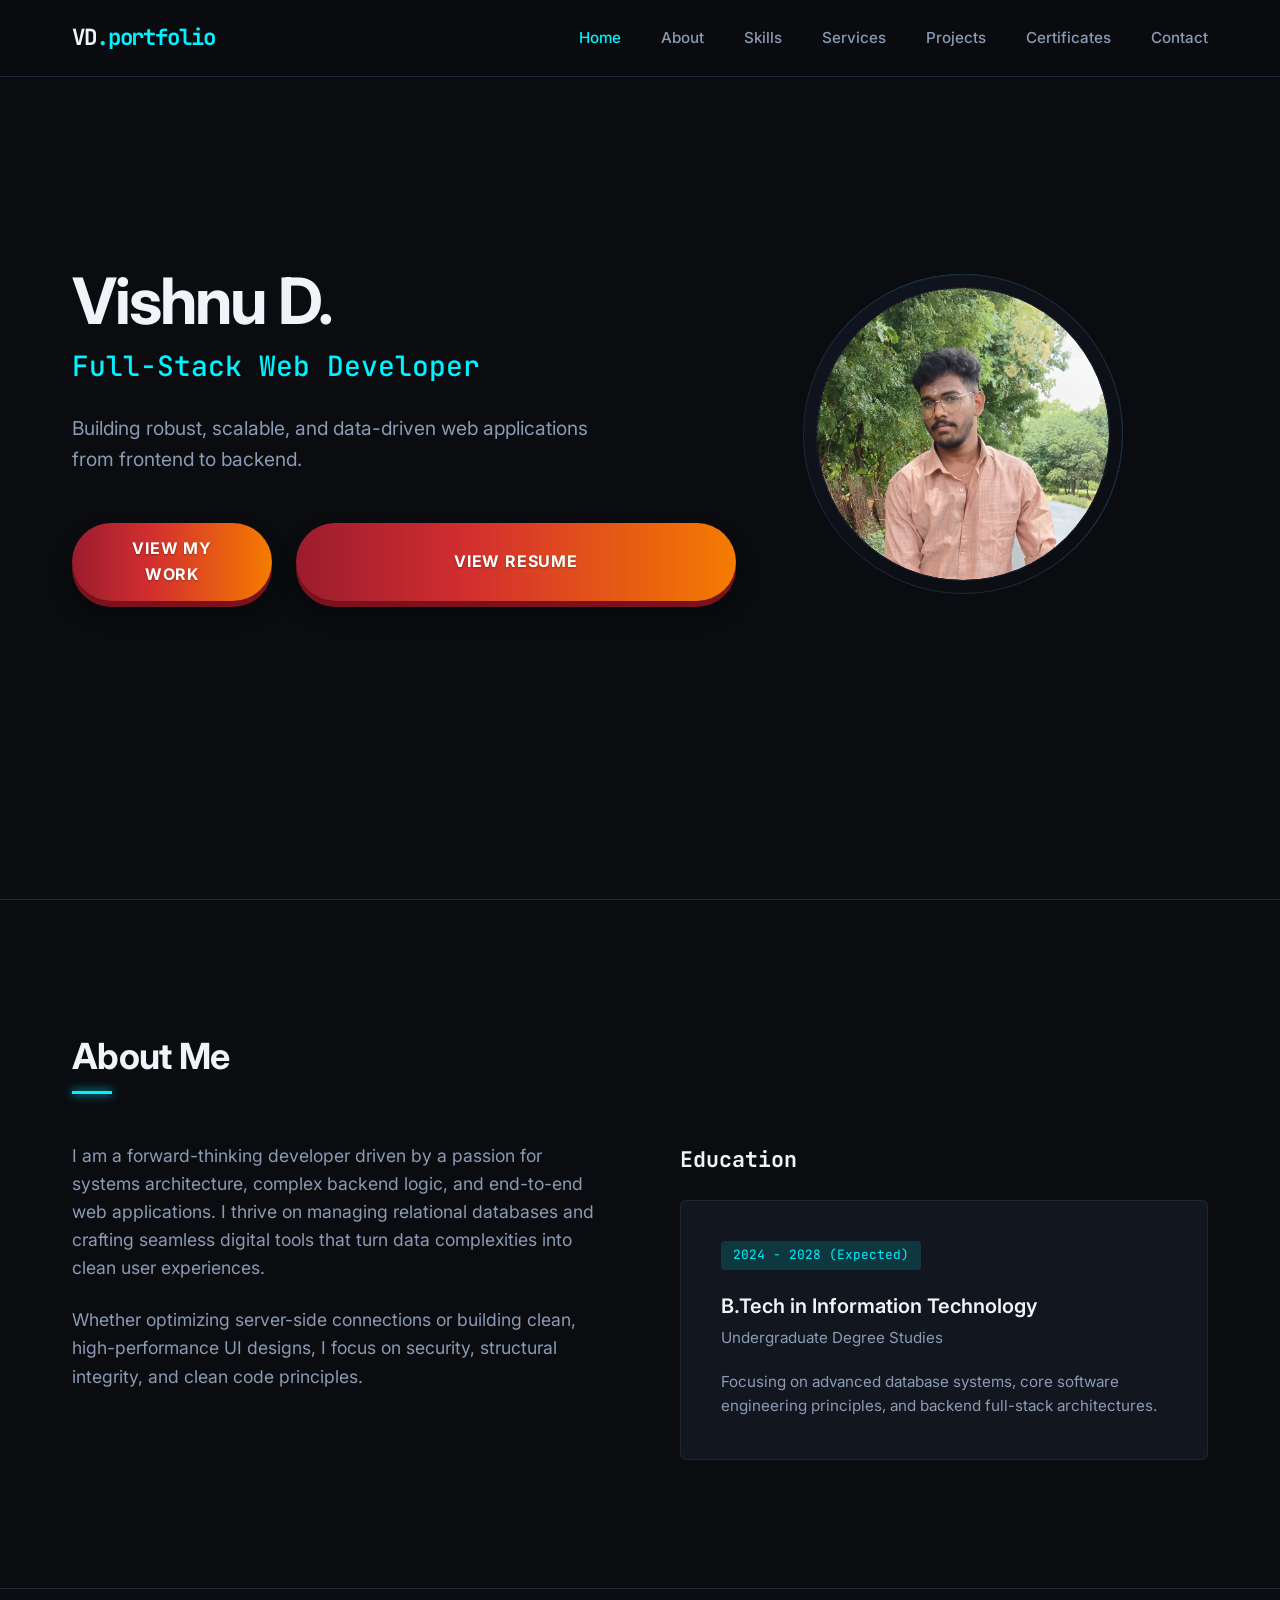
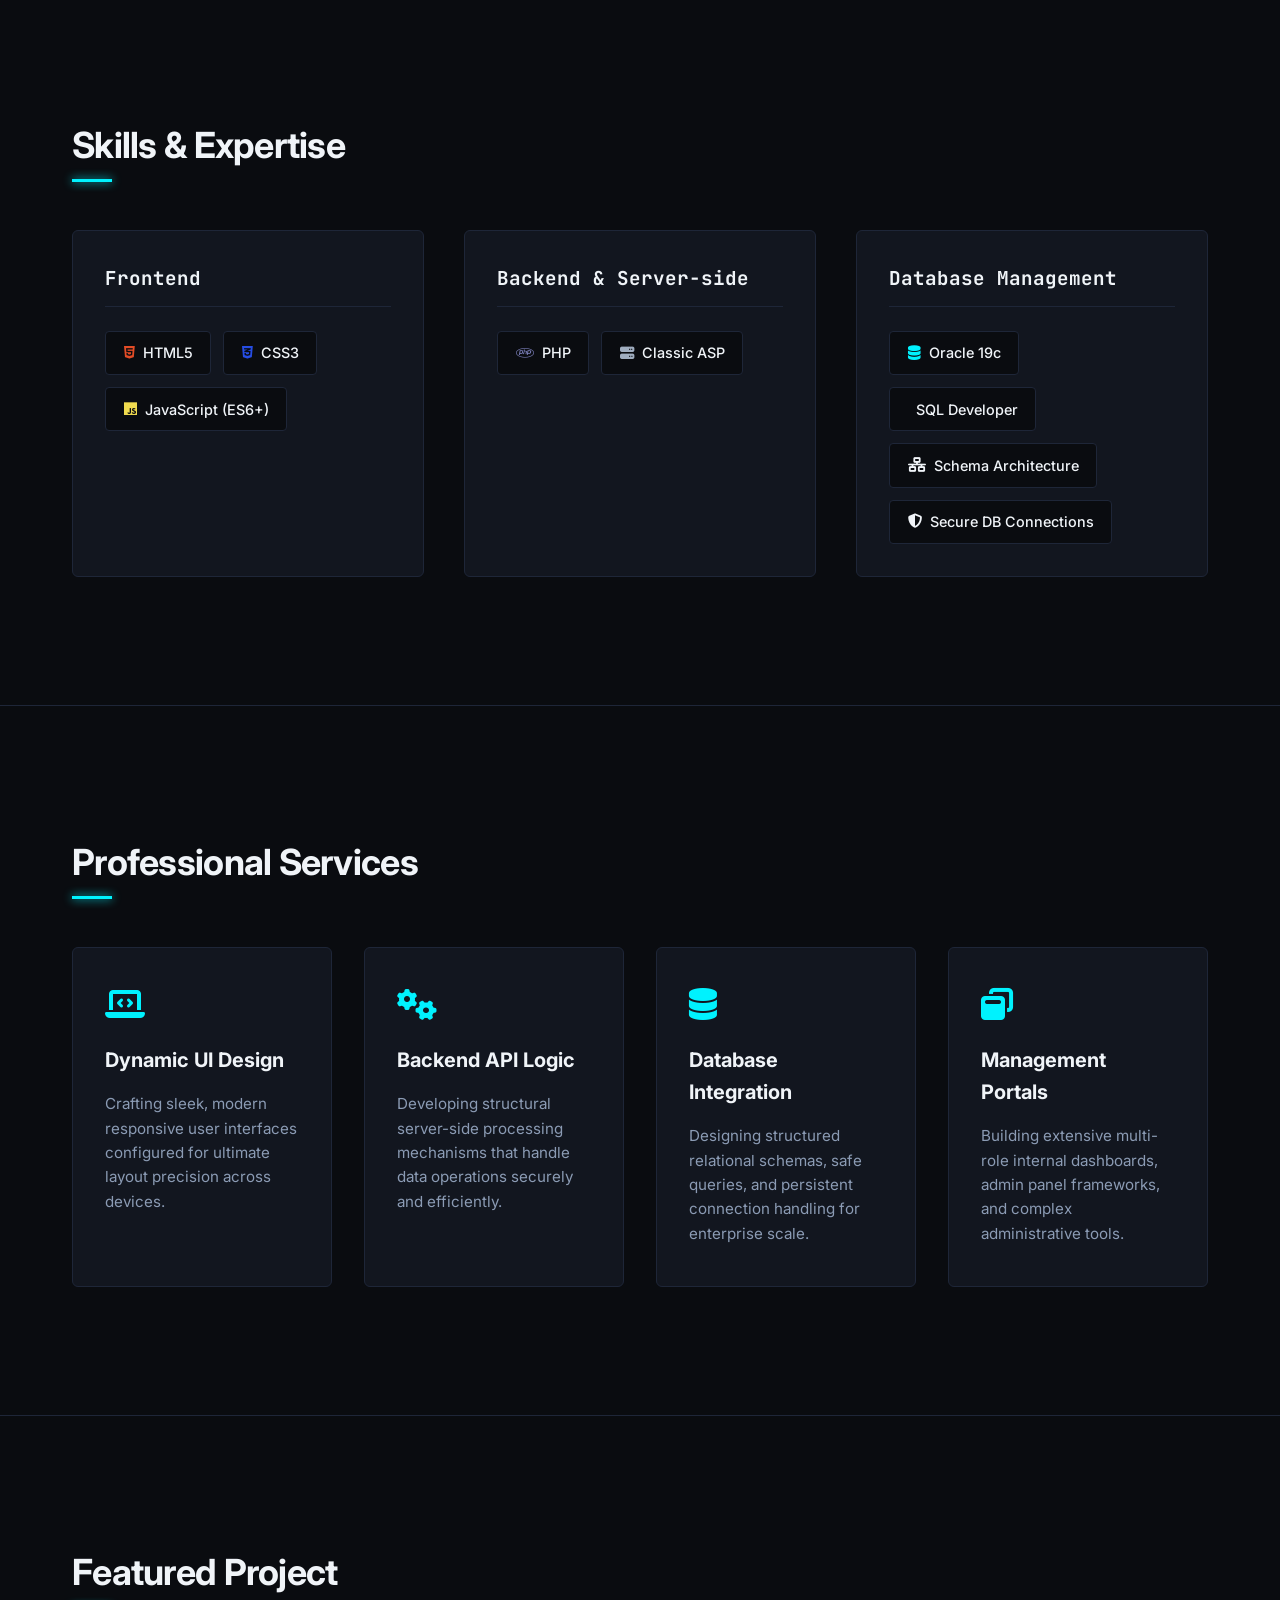
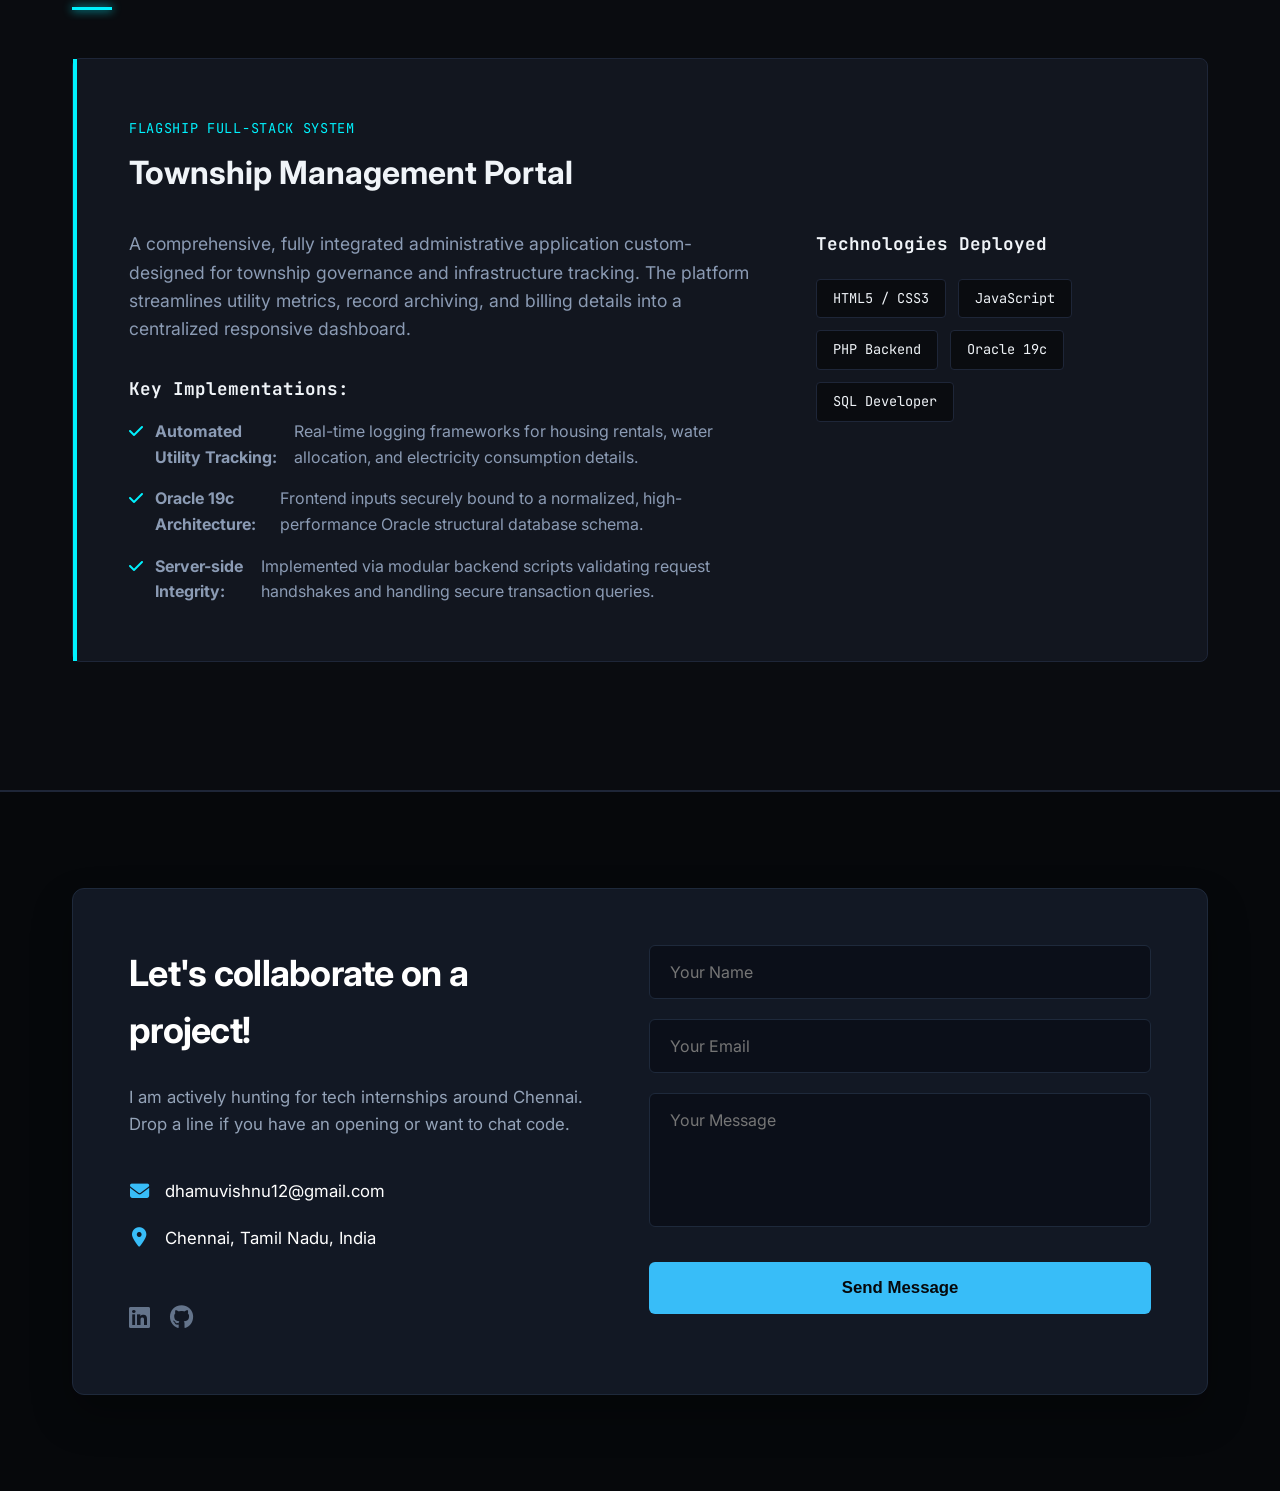
<file: index.html>
<!DOCTYPE html>
<html lang="en">
<head>
    <meta charset="UTF-8">
    <meta name="viewport" content="width=device-width, initial-scale=1.0">
    <title>Vishnu D. | Full-Stack Web Developer</title>
    <link rel="stylesheet" href="style.css">
    <!-- Google Fonts -->
    <link rel="preconnect" href="https://fonts.googleapis.com">
    <link rel="preconnect" href="https://fonts.gstatic.com" crossorigin>
    <link href="https://fonts.googleapis.com/css2?family=Inter:wght@300;400;600;700&family=JetBrains+Mono:wght@400;500&display=swap" rel="stylesheet">
    <!-- FontAwesome for Icons -->
    <link rel="stylesheet" href="https://cdnjs.cloudflare.com/ajax/libs/font-awesome/6.4.0/css/all.min.css">
</head>
<body>

    <!-- Navbar -->
    <nav class="navbar">
        <div class="nav-container">
            <a href="#" class="logo">VD<span>.portfolio</span></a>
            <ul class="nav-links">
                <li><a href="#home">Home</a></li>
                <li><a href="#about">About</a></li>
                <li><a href="#skills">Skills</a></li>
                <li><a href="#services">Services</a></li>
                <li><a href="#portfolio">Projects</a></li>
                <li><a href="certificates.html">Certificates</a></li>
                <li><a href="#contact">Contact</a></li>
            </ul>
            <div class="menu-toggle" id="mobile-menu">
                <span class="bar"></span>
                <span class="bar"></span>
                <span class="bar"></span>
            </div>
        </div>
    </nav>

    <!-- Hero Section -->
    <section id="home" class="hero-section">
        <div class="container hero-grid">
            <div class="hero-text">
                <h1 class="glitch-text">Vishnu D.</h1>
                <h2>Full-Stack Web Developer</h2>
                <p class="subheadline">Building robust, scalable, and data-driven web applications from frontend to backend.</p>
                
                <!-- Updated 3D Pill Button Layout Block -->
                <div class="hero-ctas">
                    <a href="#portfolio" class="btn-pill-3d btn-work-pill">View My Work</a>
                    <a href="vishnu_resume.pdf" target="_blank" class="btn-pill-3d btn-resume-pill">View Resume</a>
                </div>
            </div>
            
            <!-- Updated Circular Frame Layout Block -->
            <div class="hero-visual">
                <div class="profile-frame circle-frame">
                    <div class="profile-placeholder circle-placeholder">
                        <img src="IMG_20260718_121938.jpg" alt="Profile" class="profile-img circle-img">
                    </div>
                </div>
            </div>
        </div>
    </section>

    <!-- About Me Section -->
    <section id="about" class="about-section">
        <div class="container">
            <h2 class="section-title">About Me</h2>
            <div class="about-grid">
                <div class="about-bio">
                    <p>I am a forward-thinking developer driven by a passion for systems architecture, complex backend logic, and end-to-end web applications. I thrive on managing relational databases and crafting seamless digital tools that turn data complexities into clean user experiences.</p>
                    <p>Whether optimizing server-side connections or building clean, high-performance UI designs, I focus on security, structural integrity, and clean code principles.</p>
                </div>
                <div class="about-education">
                    <h3>Education</h3>
                    <div class="education-card">
                        <div class="card-glow"></div>
                        <span class="date-badge">2024 - 2028 (Expected)</span>
                        <h4>B.Tech in Information Technology</h4>
                        <p class="institution">Undergraduate Degree Studies</p>
                        <p class="edu-details">Focusing on advanced database systems, core software engineering principles, and backend full-stack architectures.</p>
                    </div>
                </div>
            </div>
        </div>
    </section>

    <!-- Core Skills Section -->
    <section id="skills" class="skills-section">
        <div class="container">
            <h2 class="section-title">Skills & Expertise</h2>
            <div class="skills-grid">
                <!-- Frontend -->
                <div class="skill-category">
                    <h3>Frontend</h3>
                    <div class="badges-container">
                        <div class="tech-badge"><i class="fa-brands fa-html5 text-orange"></i> HTML5</div>
                        <div class="tech-badge"><i class="fa-brands fa-css3-alt text-blue"></i> CSS3</div>
                        <div class="tech-badge"><i class="fa-brands fa-js text-yellow"></i> JavaScript (ES6+)</div>
                    </div>
                </div>
                <!-- Backend -->
                <div class="skill-category">
                    <h3>Backend & Server-side</h3>
                    <div class="badges-container">
                        <div class="tech-badge"><i class="fa-brands fa-php text-purple"></i> PHP</div>
                        <div class="tech-badge"><i class="fa-solid fa-server text-gray"></i> Classic ASP</div>
                    </div>
                </div>
                <!-- Database -->
                <div class="skill-category">
                    <h3>Database Management</h3>
                    <div class="badges-container">
                        <div class="tech-badge"><i class="fa-solid fa-database text-cyan"></i> Oracle 19c</div>
                        <div class="tech-badge"><i class="fa-solid fa-square-terminal text-teal"></i> SQL Developer</div>
                        <div class="tech-badge"><i class="fa-solid fa-network-wired"></i> Schema Architecture</div>
                        <div class="tech-badge"><i class="fa-solid fa-shield-halved"></i> Secure DB Connections</div>
                    </div>
                </div>
            </div>
        </div>
    </section>

    <!-- Services Section -->
    <section id="services" class="services-section">
        <div class="container">
            <h2 class="section-title">Professional Services</h2>
            <div class="services-grid">
                <div class="service-card">
                    <i class="fa-solid fa-laptop-code service-icon"></i>
                    <h3>Dynamic UI Design</h3>
                    <p>Crafting sleek, modern responsive user interfaces configured for ultimate layout precision across devices.</p>
                </div>
                <div class="service-card">
                    <i class="fa-solid fa-gears service-icon"></i>
                    <h3>Backend API Logic</h3>
                    <p>Developing structural server-side processing mechanisms that handle data operations securely and efficiently.</p>
                </div>
                <div class="service-card">
                    <i class="fa-solid fa-database service-icon"></i>
                    <h3>Database Integration</h3>
                    <p>Designing structured relational schemas, safe queries, and persistent connection handling for enterprise scale.</p>
                </div>
                <div class="service-card">
                    <i class="fa-solid fa-window-restore service-icon"></i>
                    <h3>Management Portals</h3>
                    <p>Building extensive multi-role internal dashboards, admin panel frameworks, and complex administrative tools.</p>
                </div>
            </div>
        </div>
    </section>

    <!-- Portfolio / Projects Section -->
    <section id="portfolio" class="portfolio-section">
        <div class="container">
            <h2 class="section-title">Featured Project</h2>
            <div class="project-deep-dive">
                <div class="project-header">
                    <span class="project-tag">Flagship Full-Stack System</span>
                    <h3>Township Management Portal</h3>
                </div>
                <div class="project-body">
                    <div class="project-desc">
                        <p>A comprehensive, fully integrated administrative application custom-designed for township governance and infrastructure tracking. The platform streamlines utility metrics, record archiving, and billing details into a centralized responsive dashboard.</p>
                        
                        <h4>Key Implementations:</h4>
                        <ul class="project-features">
                            <li><i class="fa-solid fa-check text-cyan"></i> <strong>Automated Utility Tracking:</strong> Real-time logging frameworks for housing rentals, water allocation, and electricity consumption details.</li>
                            <li><i class="fa-solid fa-check text-cyan"></i> <strong>Oracle 19c Architecture:</strong> Frontend inputs securely bound to a normalized, high-performance Oracle structural database schema.</li>
                            <li><i class="fa-solid fa-check text-cyan"></i> <strong>Server-side Integrity:</strong> Implemented via modular backend scripts validating request handshakes and handling secure transaction queries.</li>
                        </ul>
                    </div>
                    <div class="project-tech-stack">
                        <h4>Technologies Deployed</h4>
                        <div class="stack-tags">
                            <span>HTML5 / CSS3</span>
                            <span>JavaScript</span>
                            <span>PHP Backend</span>
                            <span>Oracle 19c</span>
                            <span>SQL Developer</span>
                        </div>
                    </div>
                </div>
            </div>
        </div>
    </section>

    <!-- Contact Section -->
    <footer id="contact" class="contact-section">
        <div class="container">
            <div class="contact-card-box">
                
                <!-- Left Panel: Text & Metadata Details -->
                <div class="contact-info-panel">
                    <h2>Let's collaborate on a project!</h2>
                    <p class="contact-subtext">I am actively hunting for tech internships around Chennai. Drop a line if you have an opening or want to chat code.</p>
                    
                    <div class="contact-meta-list">
                        <div class="meta-item">
                            <i class="fa-solid fa-envelope meta-icon-cyan"></i>
                            <a href="mailto:dhamuvishnu12@gmail.com">dhamuvishnu12@gmail.com</a>
                        </div>
                        <div class="meta-item">
                            <i class="fa-solid fa-location-dot meta-icon-cyan"></i>
                            <span>Chennai, Tamil Nadu, India</span>
                        </div>
                    </div>

                    <!-- Minimal Social Icons -->
                    <div class="contact-social-tray">
                        <a href="https://www.linkedin.com/in/vishnu121/" target="_blank" title="LinkedIn"><i class="fa-brands fa-linkedin"></i></a>
                        <a href="https://github.com" target="_blank" title="GitHub"><i class="fa-brands fa-github"></i></a>
                    </div>
                </div>

                <!-- Right Panel: Functional Input Form -->
                <form class="contact-form-panel" action="https://formsubmit.co/dhamuvishnu12@gmail.com" method="POST">
                    <div class="form-group">
                        <input type="text" id="name" name="name" placeholder="Your Name" required>
                    </div>
                    <div class="form-group">
                        <input type="email" id="email" name="email" placeholder="Your Email" required>
                    </div>
                    <div class="form-group">
                        <textarea id="message" name="message" rows="5" placeholder="Your Message" required></textarea>
                    </div>
                    <button type="submit" class="btn-submit-cyan">Send Message</button>
                </form>
            </div>
        </div>
    </footer>

    <script src="script.js"></script>
</body>
</html>
</file>
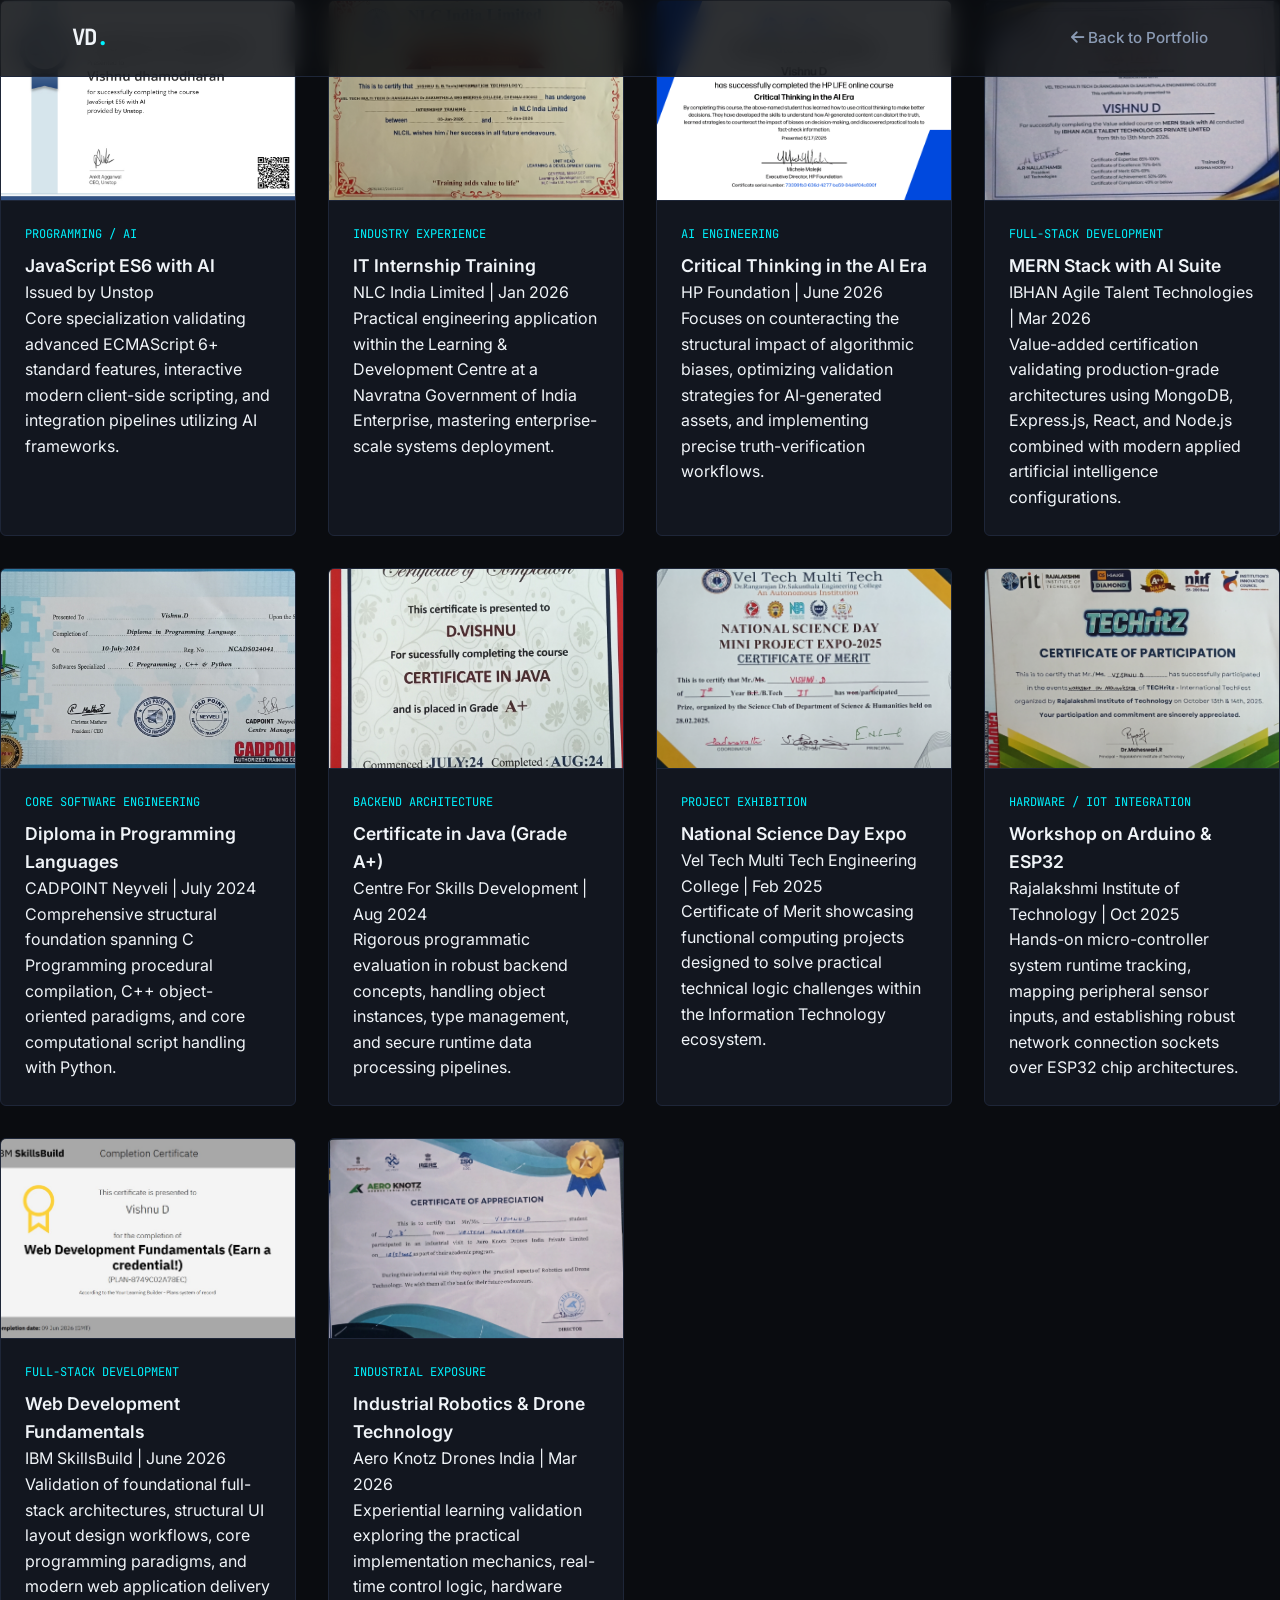
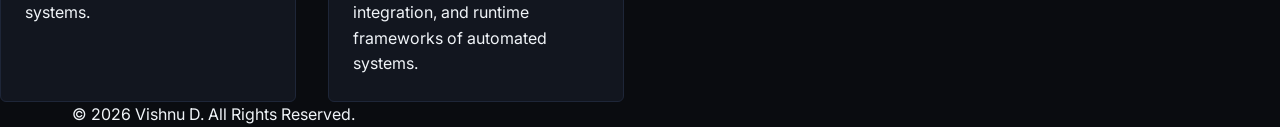
<file: certificates.html>
<!DOCTYPE html>
<html lang="en">
<head>
    <meta charset="UTF-8">
    <meta name="viewport" content="width=device-width, initial-scale=1.0">
    <title>Certificates | Vishnu D.</title>
    <link rel="stylesheet" href="style.css">
    <!-- Google Fonts & FontAwesome -->
    <link rel="preconnect" href="https://fonts.googleapis.com">
    <link rel="preconnect" href="https://fonts.gstatic.com" crossorigin>
    <link href="https://fonts.googleapis.com/css2?family=Inter:wght@300;400;600;700&family=JetBrains+Mono:wght@400;500&display=swap" rel="stylesheet">
    <link rel="stylesheet" href="https://cdnjs.cloudflare.com/ajax/libs/font-awesome/6.4.0/css/all.min.css">
</head>
<body class="cert-page">

    <!-- Sticky Sub-Navbar -->
    <nav class="navbar">
        <div class="nav-container">
            <a href="index.html" class="logo">VD<span>.</span></a>
            <ul class="nav-links">
                <li><a href="index.html#home"><i class="fa-solid fa-arrow-left"></i> Back to Portfolio</a></li>
            </ul>
        </div>
    </nav><div class="gallery-grid">
    
    <!-- Certificate 1: Unstop JavaScript ES6 with AI -->
    <div class="gallery-item">
        <div class="image-container">
            <!-- Replace image filename with yours, e.g., unstop-js.jpg -->
            <img src="n3.jpg" alt="Unstop JavaScript ES6 with AI Certificate">
        </div>
        <div class="gallery-info">
            <span class="cert-tag">Programming / AI</span>
            <h3>JavaScript ES6 with AI</h3>
            <span class="cert-issuer-meta">Issued by Unstop</span>
            <p class="cert-desc">Core specialization validating advanced ECMAScript 6+ standard features, interactive modern client-side scripting, and integration pipelines utilizing AI frameworks.</p>
        </div>
    </div>

    <!-- Certificate 2: NLC India Limited Internship -->
    <div class="gallery-item">
        <div class="image-container">
            <img src="n8.jpg" alt="NLC India Limited Internship Certificate">
        </div>
        <div class="gallery-info">
            <span class="cert-tag">Industry Experience</span>
            <h3>IT Internship Training</h3>
            <span class="cert-issuer-meta">NLC India Limited | Jan 2026</span>
            <p class="cert-desc">Practical engineering application within the Learning & Development Centre at a Navratna Government of India Enterprise, mastering enterprise-scale systems deployment.</p>
        </div>
    </div>

    <!-- Certificate 3: HP LIFE Critical Thinking in the AI Era -->
    <div class="gallery-item">
        <div class="image-container">
            <img src="n1.png" alt="HP LIFE Critical Thinking in the AI Era Certificate">
        </div>
        <div class="gallery-info">
            <span class="cert-tag">AI Engineering</span>
            <h3>Critical Thinking in the AI Era</h3>
            <span class="cert-issuer-meta">HP Foundation | June 2026</span>
            <p class="cert-desc">Focuses on counteracting the structural impact of algorithmic biases, optimizing validation strategies for AI-generated assets, and implementing precise truth-verification workflows.</p>
        </div>
    </div>

    <!-- Certificate 4: MERN Stack with AI (IBHAN) -->
    <div class="gallery-item">
        <div class="image-container">
            <img src="n11.jpg" alt="IBHAN MERN Stack with AI Certificate">
        </div>
        <div class="gallery-info">
            <span class="cert-tag">Full-Stack Development</span>
            <h3>MERN Stack with AI Suite</h3>
            <span class="cert-issuer-meta">IBHAN Agile Talent Technologies | Mar 2026</span>
            <p class="cert-desc">Value-added certification validating production-grade architectures using MongoDB, Express.js, React, and Node.js combined with modern applied artificial intelligence configurations.</p>
        </div>
    </div>

    <!-- Certificate 5: CADPOINT Diploma in Programming Language -->
    <div class="gallery-item">
        <div class="image-container">
            <img src="n5.jpg" alt="CADPOINT Diploma in Programming Language Certificate">
        </div>
        <div class="gallery-info">
            <span class="cert-tag">Core Software Engineering</span>
            <h3>Diploma in Programming Languages</h3>
            <span class="cert-issuer-meta">CADPOINT Neyveli | July 2024</span>
            <p class="cert-desc">Comprehensive structural foundation spanning C Programming procedural compilation, C++ object-oriented paradigms, and core computational script handling with Python.</p>
        </div>
    </div>

    <!-- Certificate 6: Centre For Skills Development Java -->
    <div class="gallery-item">
        <div class="image-container">
            <img src="n9.jpg" alt="Centre For Skills Development Java Certificate">
        </div>
        <div class="gallery-info">
            <span class="cert-tag">Backend Architecture</span>
            <h3>Certificate in Java (Grade A+)</h3>
            <span class="cert-issuer-meta">Centre For Skills Development | Aug 2024</span>
            <p class="cert-desc">Rigorous programmatic evaluation in robust backend concepts, handling object instances, type management, and secure runtime data processing pipelines.</p>
        </div>
    </div>

    <!-- Certificate 7: Vel Tech Mini Project Expo-2025 -->
    <div class="gallery-item">
        <div class="image-container">
            <img src="n4.jpg" alt="Vel Tech Mini Project Expo Certificate">
        </div>
        <div class="gallery-info">
            <span class="cert-tag">Project Exhibition</span>
            <h3>National Science Day Expo</h3>
            <span class="cert-issuer-meta">Vel Tech Multi Tech Engineering College | Feb 2025</span>
            <p class="cert-desc">Certificate of Merit showcasing functional computing projects designed to solve practical technical logic challenges within the Information Technology ecosystem.</p>
        </div>
    </div>

    <!-- Certificate 8: TECHRitz Participation - Arduino/ESP32 Workshop -->
    <div class="gallery-item">
        <div class="image-container">
            <img src="n6.jpg" alt="TECHRitz Workshop on Arduino/ESP32 Certificate">
        </div>
        <div class="gallery-info">
            <span class="cert-tag">Hardware / IoT Integration</span>
            <h3>Workshop on Arduino & ESP32</h3>
            <span class="cert-issuer-meta">Rajalakshmi Institute of Technology | Oct 2025</span>
            <p class="cert-desc">Hands-on micro-controller system runtime tracking, mapping peripheral sensor inputs, and establishing robust network connection sockets over ESP32 chip architectures.</p>
        </div>
    </div>

    
<!-- Certificate: IBM SkillsBuild Web Development Fundamentals -->
<div class="gallery-item">
    <div class="image-container">
        <!-- Replace image filename with yours, e.g., ibm-web-fundamentals.jpg -->
        <img src="n2.jpg" alt="IBM SkillsBuild Web Development Fundamentals Certificate">
    </div>
    <div class="gallery-info">
        <span class="cert-tag">Full-Stack Development</span>
        <h3>Web Development Fundamentals</h3>
        <span class="cert-issuer-meta">IBM SkillsBuild | June 2026</span>
        <p class="cert-desc">Validation of foundational full-stack architectures, structural UI layout design workflows, core programming paradigms, and modern web application delivery systems.</p>
    </div>
</div>

<!-- Certificate: Aero Knotz Drones Industrial Visit -->
<div class="gallery-item">
    <div class="image-container">
        <!-- Replace image filename with yours, e.g., aeroknotz-visit.jpg -->
        <img src="n12.jpg" alt="Aero Knotz Industrial Visit Certificate">
    </div>
    <div class="gallery-info">
        <span class="cert-tag">Industrial Exposure</span>
        <h3>Industrial Robotics & Drone Technology</h3>
        <span class="cert-issuer-meta">Aero Knotz Drones India | Mar 2026</span>
        <p class="cert-desc">Experiential learning validation exploring the practical implementation mechanics, real-time control logic, hardware integration, and runtime frameworks of automated systems.</p>
    </div>
</div>

</div>

<footer class="footer-block">
        <div class="container footer-inner">
            <p>&copy; 2026 Vishnu D. All Rights Reserved.</p>
        </div>
    </footer>
<!-- Full-Screen Lightbox Modal Overlay -->
    <div id="lightbox" class="lightbox-modal">
        <span class="lightbox-close">&times;</span>
        <img class="lightbox-content" id="lightbox-img" alt="Fullscreen View">
    </div>

    <script src="script.js"></script>
</body>
</html>
</file>
<file: style.css>
/* ==========================================================
   DESIGN SYSTEM & VARIABLES
   ========================================================== */
:root {
    --bg-dark: #0a0c10;
    --bg-card: #12161f;
    --bg-card-hover: #171d2a;
    --text-primary: #f0f4f8;
    --text-secondary: #8b9bb4;
    --accent: #00f2fe; /* Electric Neon Cyan */
    --accent-glow: rgba(0, 242, 254, 0.15);
    --border-color: #1e2638;
    --font-sans: 'Inter', sans-serif;
    --font-mono: 'JetBrains Mono', monospace;
    --transition: all 0.3s cubic-bezier(0.4, 0, 0.2, 1);
}

/* ==========================================================
   BASE & RESET STYLES
   ========================================================== */
* {
    margin: 0;
    padding: 0;
    box-sizing: border-box;
    scroll-behavior: smooth;
}

body {
    background-color: var(--bg-dark);
    color: var(--text-primary);
    font-family: var(--font-sans);
    line-height: 1.6;
    overflow-x: hidden;
}

.container {
    width: 100%;
    max-width: 1200px;
    margin: 0 auto;
    padding: 0 2rem;
}

a {
    text-decoration: none;
    color: inherit;
    transition: var(--transition);
}

ul {
    list-style: none;
}

/* Common Section Layout */
section {
    padding: 8rem 0;
    border-bottom: 1px solid var(--border-color);
}

.section-title {
    font-size: 2.25rem;
    font-weight: 700;
    margin-bottom: 3.5rem;
    position: relative;
    display: inline-block;
    letter-spacing: -0.02em;
}

.section-title::after {
    content: '';
    position: absolute;
    left: 0;
    bottom: -8px;
    width: 40px;
    height: 3px;
    background-color: var(--accent);
    box-shadow: 0 0 10px var(--accent);
}

/* ==========================================
   NAVIGATION BAR
   ========================================== */
.navbar {
    position: fixed;
    top: 0;
    left: 0;
    width: 100%;
    z-index: 1000;
    background-color: rgba(10, 12, 16, 0.85);
    backdrop-filter: blur(12px);
    border-bottom: 1px solid var(--border-color);
    transition: var(--transition);
}

.nav-container {
    display: flex;
    justify-content: space-between;
    align-items: center;
    max-width: 1200px;
    margin: 0 auto;
    padding: 1.25rem 2rem;
}

.logo {
    font-family: var(--font-mono);
    font-size: 1.4rem;
    font-weight: 700;
    letter-spacing: -0.05em;
}

.logo span {
    color: var(--accent);
}

.nav-links {
    display: flex;
    gap: 2.5rem;
}

.nav-links a {
    font-size: 0.95rem;
    color: var(--text-secondary);
    font-weight: 500;
}

.nav-links a:hover,
.nav-links a.active {
    color: var(--accent);
}

.menu-toggle {
    display: none;
    cursor: pointer;
}

.menu-toggle .bar {
    display: block;
    width: 25px;
    height: 2px;
    margin: 5px auto;
    background-color: var(--text-primary);
    transition: var(--transition);
}

/* ==========================================
   HERO / HOME SECTION
   ========================================== */
.hero-section {
    min-height: 100vh;
    display: flex;
    align-items: center;
    padding-top: 6rem;
}

.hero-grid {
    display: grid;
    grid-template-columns: 1.2fr 0.8fr;
    gap: 4rem;
    align-items: center;
}

.hero-text h1 {
    font-size: 4rem;
    font-weight: 700;
    line-height: 1.1;
    letter-spacing: -0.03em;
    margin-bottom: 0.5rem;
}

.hero-text h2 {
    font-family: var(--font-mono);
    font-size: 1.75rem;
    color: var(--accent);
    font-weight: 500;
    margin-bottom: 1.5rem;
}

.subheadline {
    font-size: 1.2rem;
    color: var(--text-secondary);
    max-width: 540px;
    margin-bottom: 3rem;
}

/* Interactive Buttons - 3D Capsule Gradient Style */
.hero-ctas {
    display: flex;
    gap: 1.5rem;
}

.btn-pill-3d {
    display: inline-flex;
    align-items: center;
    justify-content: center;
    padding: 0.85rem 2.5rem;
    border-radius: 50px; /* Fully rounded pill shape */
    font-size: 1rem;
    font-weight: 700;
    text-transform: uppercase;
    letter-spacing: 0.05em;
    color: #ffffff;
    border: none;
    cursor: pointer;
    /* Rich sunset gradient: Dark red -> Cherry Red -> Vibrant Orange */
    background: linear-gradient(90deg, #9b1c2e 0%, #d32f2f 40%, #f57c00 100%);
    /* Creates the solid 3D bottom plate edge and a softer dark shadow below it */
    box-shadow: 
        0 6px 0px #7b111c, 
        0 12px 20px rgba(0, 0, 0, 0.4);
    transition: all 0.15s cubic-bezier(0.4, 0, 0.2, 1);
    text-shadow: 0 1px 2px rgba(0, 0, 0, 0.3);
}

.btn-pill-3d:hover {
    background: linear-gradient(90deg, #b72237 0%, #e53935 40%, #ff9800 100%);
    transform: translateY(-2px);
    box-shadow: 
        0 8px 0px #8d1422, 
        0 14px 25px rgba(0, 0, 0, 0.45);
}

.btn-pill-3d:active {
    /* Pushes cleanly downward into the shadow on click */
    transform: translateY(4px);
    box-shadow: 
        0 2px 0px #5c0a13, 
        0 4px 10px rgba(0, 0, 0, 0.5);
}

.btn-work-pill {
    width: 200px;
    text-align: center;
}

.btn-resume-pill {
    width: 440px;
    text-align: center;
}

/* Photo Area Visual - Modern Circular Frame */
.hero-visual {
    display: flex;
    justify-content: center;
}

.profile-frame.circle-frame {
    width: 320px;
    height: 320px;
    border-radius: 50%;
    border: 1px solid var(--border-color);
    padding: 12px;
    background: linear-gradient(145deg, #111520, #0a0c10);
    position: relative;
}

.profile-frame.circle-frame::before {
    content: '';
    position: absolute;
    inset: -1px;
    border-radius: 50%;
    background: linear-gradient(45deg, transparent, var(--border-color), var(--accent), transparent);
    z-index: -1;
    opacity: 0.5;
}

.profile-placeholder.circle-placeholder {
    width: 100%;
    height: 100%;
    background-color: var(--bg-card);
    border-radius: 50%;
    display: flex;
    align-items: center;
    justify-content: center;
    border: 1px dashed var(--border-color);
    overflow: hidden;
}

.profile-placeholder i {
    font-size: 4rem;
    color: rgba(0, 242, 254, 0.2);
}

.profile-img.circle-img {
    width: 100%;
    height: 100%;
    object-fit: cover; 
    border-radius: 50%;
}

/* ==========================================
   ABOUT & EDUCATION SECTION
   ========================================== */
.about-grid {
    display: grid;
    grid-template-columns: 1fr 1fr;
    gap: 5rem;
}

.about-bio p {
    font-size: 1.1rem;
    color: var(--text-secondary);
    margin-bottom: 1.5rem;
}

.about-education h3 {
    font-size: 1.35rem;
    margin-bottom: 1.5rem;
    font-family: var(--font-mono);
}

.education-card {
    background-color: var(--bg-card);
    border: 1px solid var(--border-color);
    padding: 2.5rem;
    border-radius: 6px;
    position: relative;
    overflow: hidden;
}

.date-badge {
    display: inline-block;
    font-family: var(--font-mono);
    font-size: 0.8rem;
    color: var(--accent);
    background-color: var(--accent-glow);
    padding: 0.25rem 0.75rem;
    border-radius: 4px;
    margin-bottom: 1.25rem;
}

.education-card h4 {
    font-size: 1.25rem;
    font-weight: 600;
    margin-bottom: 0.25rem;
}

.institution {
    color: var(--text-secondary);
    font-size: 0.95rem;
    margin-bottom: 1.25rem;
}

.edu-details {
    color: var(--text-secondary);
    font-size: 0.95rem;
}

/* ==========================================
   SKILLS GRID SECTION
   ========================================== */
.skills-grid {
    display: grid;
    grid-template-columns: repeat(auto-fit, minmax(300px, 1fr));
    gap: 2.5rem;
}

.skill-category {
    background-color: var(--bg-card);
    border: 1px solid var(--border-color);
    padding: 2rem;
    border-radius: 6px;
}

.skill-category h3 {
    font-size: 1.2rem;
    font-family: var(--font-mono);
    margin-bottom: 1.5rem;
    border-bottom: 1px solid var(--border-color);
    padding-bottom: 0.75rem;
}

.badges-container {
    display: flex;
    flex-wrap: wrap;
    gap: 0.75rem;
}

.tech-badge {
    background-color: var(--bg-dark);
    border: 1px solid var(--border-color);
    padding: 0.6rem 1.1rem;
    border-radius: 4px;
    font-size: 0.9rem;
    font-weight: 500;
    display: flex;
    align-items: center;
    gap: 0.5rem;
}

.tech-badge:hover {
    border-color: var(--accent);
    transform: translateY(-2px);
}

/* Custom icon utility colors */
.text-orange { color: #e34c26; }
.text-blue { color: #264de4; }
.text-yellow { color: #f0db4f; }
.text-purple { color: #787cb5; }
.text-cyan { color: #00f2fe; }
.text-teal { color: #008080; }
.text-gray { color: #a0aec0; }

/* ==========================================
   SERVICES SECTION
   ========================================== */
.services-grid {
    display: grid;
    grid-template-columns: repeat(auto-fit, minmax(240px, 1fr));
    gap: 2rem;
}

.service-card {
    background-color: var(--bg-card);
    border: 1px solid var(--border-color);
    padding: 2.5rem 2rem;
    border-radius: 6px;
    transition: var(--transition);
}

.service-card:hover {
    background-color: var(--bg-card-hover);
    border-color: rgba(0, 242, 254, 0.3);
    transform: translateY(-4px);
}

.service-icon {
    font-size: 2rem;
    color: var(--accent);
    margin-bottom: 1.5rem;
}

.service-card h3 {
    font-size: 1.25rem;
    margin-bottom: 1rem;
}

.service-card p {
    color: var(--text-secondary);
    font-size: 0.95rem;
}

/* ==========================================
   PORTFOLIO DEEP-DIVE
   ========================================== */
.project-deep-dive {
    background-color: var(--bg-card);
    border: 1px solid var(--border-color);
    border-radius: 8px;
    padding: 3.5rem;
    position: relative;
}

.project-deep-dive::before {
    content: '';
    position: absolute;
    top: 0;
    left: 0;
    width: 4px;
    height: 100%;
    background-color: var(--accent);
}

.project-tag {
    font-family: var(--font-mono);
    color: var(--accent);
    font-size: 0.85rem;
    text-transform: uppercase;
    letter-spacing: 0.05em;
    display: inline-block;
    margin-bottom: 0.5rem;
}

.project-header h3 {
    font-size: 2rem;
    margin-bottom: 2rem;
}

.project-body {
    display: grid;
    grid-template-columns: 1.3fr 0.7fr;
    gap: 4rem;
}

.project-desc p {
    color: var(--text-secondary);
    font-size: 1.1rem;
    margin-bottom: 2rem;
}

.project-desc h4 {
    font-size: 1.1rem;
    margin-bottom: 1rem;
    font-family: var(--font-mono);
}

.project-features {
    display: flex;
    flex-direction: column;
    gap: 1rem;
}

.project-features li {
    color: var(--text-secondary);
    font-size: 1rem;
    display: flex;
    align-items: flex-start;
    gap: 0.75rem;
}

.project-features i {
    margin-top: 0.25rem;
}

.project-tech-stack h4 {
    font-size: 1.1rem;
    margin-bottom: 1.25rem;
    font-family: var(--font-mono);
}

.stack-tags {
    display: flex;
    flex-wrap: wrap;
    gap: 0.75rem;
}

.stack-tags span {
    background-color: var(--bg-dark);
    border: 1px solid var(--border-color);
    padding: 0.5rem 1rem;
    font-size: 0.85rem;
    font-family: var(--font-mono);
    color: var(--text-primary);
    border-radius: 4px;
}

/* ==========================================
   CERTIFICATES GALLERY GRID SYSTEM
   ========================================== */
.gallery-section {
    padding-top: 140px;
    background-color: var(--bg-dark);
}

.gallery-subtitle {
    color: var(--text-secondary);
    margin-top: -2.5rem;
    margin-bottom: 4rem;
    font-size: 1.1rem;
}

.gallery-grid {
    display: grid;
    grid-template-columns: repeat(auto-fit, minmax(280px, 1fr));
    gap: 2rem;
}

.gallery-item {
    background-color: var(--bg-card);
    border: 1px solid var(--border-color);
    border-radius: 6px;
    overflow: hidden;
    transition: var(--transition);
}

.gallery-item:hover {
    transform: translateY(-5px);
    border-color: var(--accent);
    box-shadow: 0 10px 25px rgba(0, 242, 254, 0.1);
}

.gallery-item .image-container {
    width: 100%;
    height: 200px;
    background-color: #0f131a;
    border-bottom: 1px solid var(--border-color);
    overflow: hidden;
    cursor: pointer;
}

.gallery-item .image-container img {
    width: 100%;
    height: 100%;
    object-fit: cover; 
    transition: var(--transition);
}

.gallery-item:hover .image-container img {
    transform: scale(1.05);
}

.gallery-info {
    padding: 1.5rem;
}

.gallery-info .cert-tag {
    font-family: var(--font-mono);
    color: var(--accent);
    font-size: 0.75rem;
    text-transform: uppercase;
    display: block;
    margin-bottom: 0.5rem;
}

.gallery-info h3 {
    font-size: 1.1rem;
    font-weight: 600;
    color: var(--text-primary);
}

/* ==========================================
   FULL-SCREEN LIGHTBOX MODAL STYLING
   ========================================== */
.lightbox-modal {
    display: none; 
    position: fixed;
    z-index: 2000; 
    padding-top: 60px;
    left: 0;
    top: 0;
    width: 100%;
    height: 100%;
    overflow: auto;
    background-color: rgba(6, 8, 11, 0.95); 
    backdrop-filter: blur(10px); 
    opacity: 0;
    transition: opacity 0.3s ease;
}

.lightbox-modal.show {
    display: flex;
    justify-content: center;
    align-items: center;
    opacity: 1;
}

.lightbox-content {
    margin: auto;
    display: block;
    width: 85%;
    max-width: 1000px;
    max-height: 80vh;
    object-fit: contain;
    border-radius: 6px;
    border: 1px solid var(--border-color);
    box-shadow: 0 20px 50px rgba(0, 0, 0, 0.5);
    transform: scale(0.95);
    transition: transform 0.3s ease;
}

.lightbox-modal.show .lightbox-content {
    transform: scale(1);
}

.lightbox-close {
    position: absolute;
    top: 25px;
    right: 35px;
    color: var(--text-secondary);
    font-size: 40px;
    font-weight: 300;
    transition: var(--transition);
    cursor: pointer;
    line-height: 1;
}

.lightbox-close:hover {
    color: var(--accent);
}

/* ==========================================
   SPLIT CONTACT SECTION & FORM MODULE
   ========================================== */
.contact-section {
    background-color: #06080b;
    padding: 6rem 0;
    border-top: 1px solid var(--border-color);
}

.contact-card-box {
    display: grid;
    grid-template-columns: 1fr 1.1fr;
    gap: 4rem;
    background-color: #121824; 
    border: 1px solid #1e293b;
    border-radius: 12px;
    padding: 3.5rem;
    box-shadow: 0 20px 40px rgba(0, 0, 0, 0.3);
}

.contact-info-panel {
    display: flex;
    flex-direction: column;
}

.contact-info-panel h2 {
    font-size: 2.25rem;
    font-weight: 700;
    color: #ffffff;
    margin-bottom: 1.5rem;
    letter-spacing: -0.02em;
}

.contact-subtext {
    color: #94a3b8;
    font-size: 1.05rem;
    line-height: 1.6;
    margin-bottom: 2.5rem;
}

.contact-meta-list {
    display: flex;
    flex-direction: column;
    gap: 1.25rem;
    margin-bottom: 3rem;
}

.meta-item {
    display: flex;
    align-items: center;
    gap: 1rem;
    font-size: 1.05rem;
    color: #ffffff;
}

.meta-item a {
    color: #ffffff;
    text-decoration: none;
    transition: var(--transition);
}

.meta-item a:hover {
    color: var(--accent);
}

.meta-icon-cyan {
    color: #38bdf8; 
    font-size: 1.2rem;
    width: 20px;
    text-align: center;
}

.contact-social-tray {
    display: flex;
    gap: 1.25rem;
    margin-top: auto; 
}

.contact-social-tray a {
    color: #64748b;
    font-size: 1.5rem;
    transition: var(--transition);
}

.contact-social-tray a:hover {
    color: #ffffff;
    transform: translateY(-2px);
}

.contact-form-panel {
    display: flex;
    flex-direction: column;
    gap: 1.25rem;
}

.form-group {
    width: 100%;
}

.contact-form-panel input,
.contact-form-panel textarea {
    width: 100%;
    background-color: #0b0f19; 
    border: 1px solid #1e293b;
    border-radius: 6px;
    padding: 1rem 1.25rem;
    color: #ffffff;
    font-family: var(--font-sans);
    font-size: 1rem;
    outline: none;
    transition: var(--transition);
}

.contact-form-panel textarea {
    resize: none;
}

.contact-form-panel input:focus,
.contact-form-panel textarea:focus {
    border-color: #38bdf8;
    box-shadow: 0 0 0 1px #38bdf8;
}

.btn-submit-cyan {
    width: 100%;
    background-color: #38bdf8;
    color: #06080b;
    border: none;
    border-radius: 6px;
    padding: 1rem;
    font-size: 1.05rem;
    font-weight: 600;
    cursor: pointer;
    transition: var(--transition);
    margin-top: 0.5rem;
}

.btn-submit-cyan:hover {
    background-color: #0ea5e9;
    box-shadow: 0 4px 20px rgba(56, 189, 248, 0.25);
}

.footer-bottom {
    border-top: 1px solid var(--border-color);
    padding-top: 2rem;
    color: rgba(139, 155, 180, 0.4);
    font-size: 0.85rem;
    text-align: center;
}

/* ==========================================
   RESPONSIVE MEDIA QUERIES
   ========================================== */
@media (max-width: 968px) {
    .hero-grid, .about-grid, .project-body {
        grid-template-columns: 1fr;
        gap: 3rem;
    }
    .hero-visual {
        order: -1;
    }
    .hero-text {
        text-align: center;
    }
    .subheadline {
        margin: 0 auto 3rem auto;
    }
    .hero-ctas {
        justify-content: center;
    }
    .project-deep-dive {
        padding: 2rem;
    }
    .contact-card-box {
        grid-template-columns: 1fr;
        gap: 3rem;
        padding: 2.5rem;
    }
    .contact-social-tray {
        margin-top: 2rem;
    }
}

@media (max-width: 768px) {
    section {
        padding: 5rem 0;
    }
    .hero-text h1 {
        font-size: 2.75rem;
    }
    .nav-links {
        display: none; 
    }
    .menu-toggle {
        display: block;
    }
    .lightbox-content {
        width: 95%;
    }
    
    /* Layout stacks cleanly into mobile column layout */
    .hero-ctas {
        flex-direction: column;
        align-items: stretch;
        gap: 1.25rem;
    }
    .btn-work-pill,
    .btn-resume-pill {
        width: 100%;
    }
}
</file>
